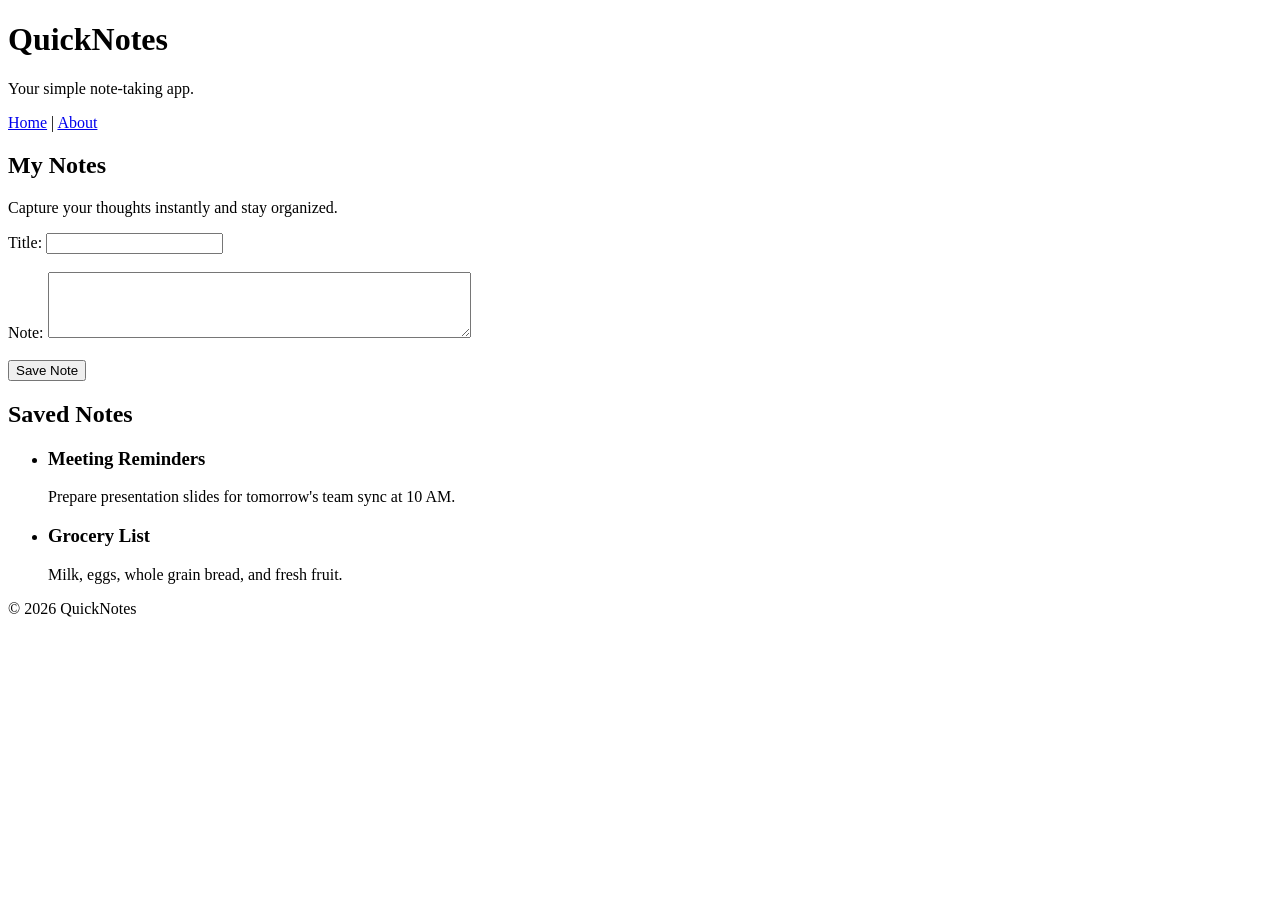
<file: day1/index.html>
<!DOCTYPE html>
<html lang="en">
<head>
    <meta charset="UTF-8">
    <meta name="viewport" content="width=device-width, initial-scale=1.0">
    <title>QuickNotes - Home</title>
</head>
<body>
    <header>
        <h1>QuickNotes</h1>
        <p>Your simple note-taking app.</p>
        <!-- Add this nav section to your existing lab header -->
        <nav>
            <a href="index.html">Home</a> | 
            <a href="about.html">About</a>
        </nav>
    </header>

    <main>
        <section>
            <h2>My Notes</h2>
            <p>Capture your thoughts instantly and stay organized.</p>
            <form>
                <div>
                    <label for="note-title">Title:</label>
                    <input type="text" id="note-title" name="title">
                </div>
                <br>
                <div>
                    <label for="note-content">Note:</label>
                    <textarea id="note-content" name="content" rows="4" cols="50"></textarea>
                </div>
                <br>
                <button type="submit">Save Note</button>
            </form>
        </section>

        <section>
            <h2>Saved Notes</h2>
            <ul>
                <li>
                    <h3>Meeting Reminders</h3>
                    <p>Prepare presentation slides for tomorrow's team sync at 10 AM.</p>
                </li>
                <li>
                    <h3>Grocery List</h3>
                    <p>Milk, eggs, whole grain bread, and fresh fruit.</p>
                </li>
            </ul>
        </section>
    </main>

    <footer>
        <p>&copy; 2026 QuickNotes</p>
    </footer>
</body>
</html>
</file>
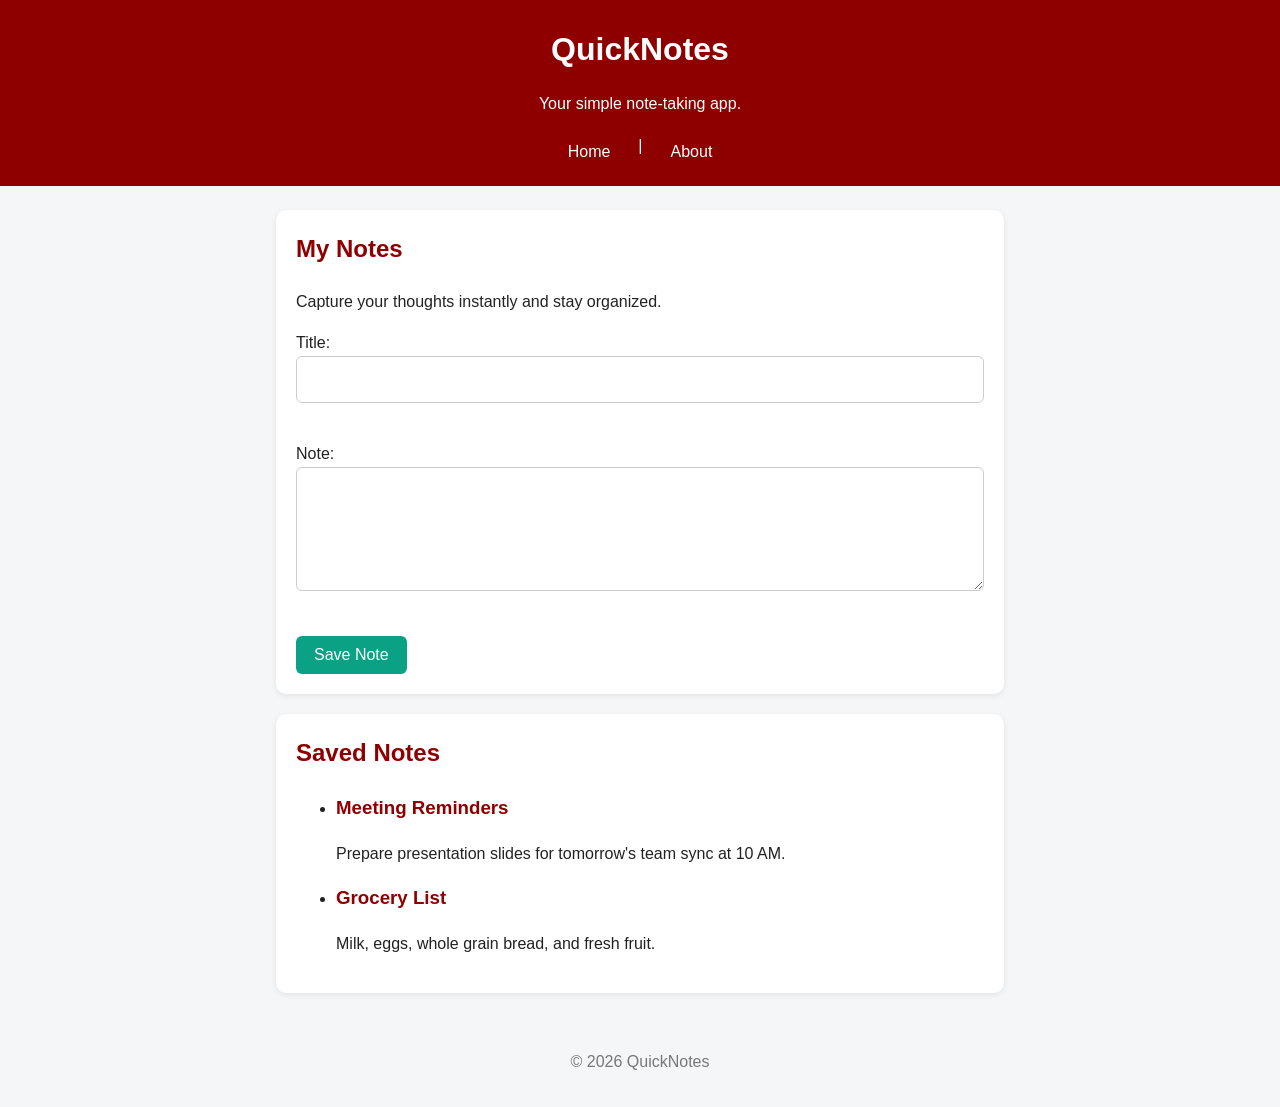
<file: day2/index.html>
<!DOCTYPE html>
<html lang="en">
<head>
    <meta charset="UTF-8">
    <meta name="viewport" content="width=device-width, initial-scale=1.0">
    <title>QuickNotes - Home</title>
    <link rel="stylesheet" href="style.css">
</head>
<body>
    <header>
        <h1>QuickNotes</h1>
        <p>Your simple note-taking app.</p>
        <nav>
            <a href="index.html">Home</a> | 
            <a href="about.html">About</a>
        </nav>
    </header>

    <main>
        <section>
            <h2>My Notes</h2>
            <p>Capture your thoughts instantly and stay organized.</p>
            <form>
                <div>
                    <label for="note-title">Title:</label>
                    <input type="text" id="note-title" name="title">
                </div>
                <br>
                <div>
                    <label for="note-content">Note:</label>
                    <textarea id="note-content" name="content" rows="4" cols="50"></textarea>
                </div>
                <br>
                <button type="submit">Save Note</button>
            </form>
        </section>

        <section>
            <h2>Saved Notes</h2>
            <ul>
                <li>
                    <h3>Meeting Reminders</h3>
                    <p>Prepare presentation slides for tomorrow's team sync at 10 AM.</p>
                </li>
                <li>
                    <h3>Grocery List</h3>
                    <p>Milk, eggs, whole grain bread, and fresh fruit.</p>
                </li>
            </ul>
        </section>
    </main>

    <footer>
        <p>&copy; 2026 QuickNotes</p>
    </footer>
</body>
</html>
</file>
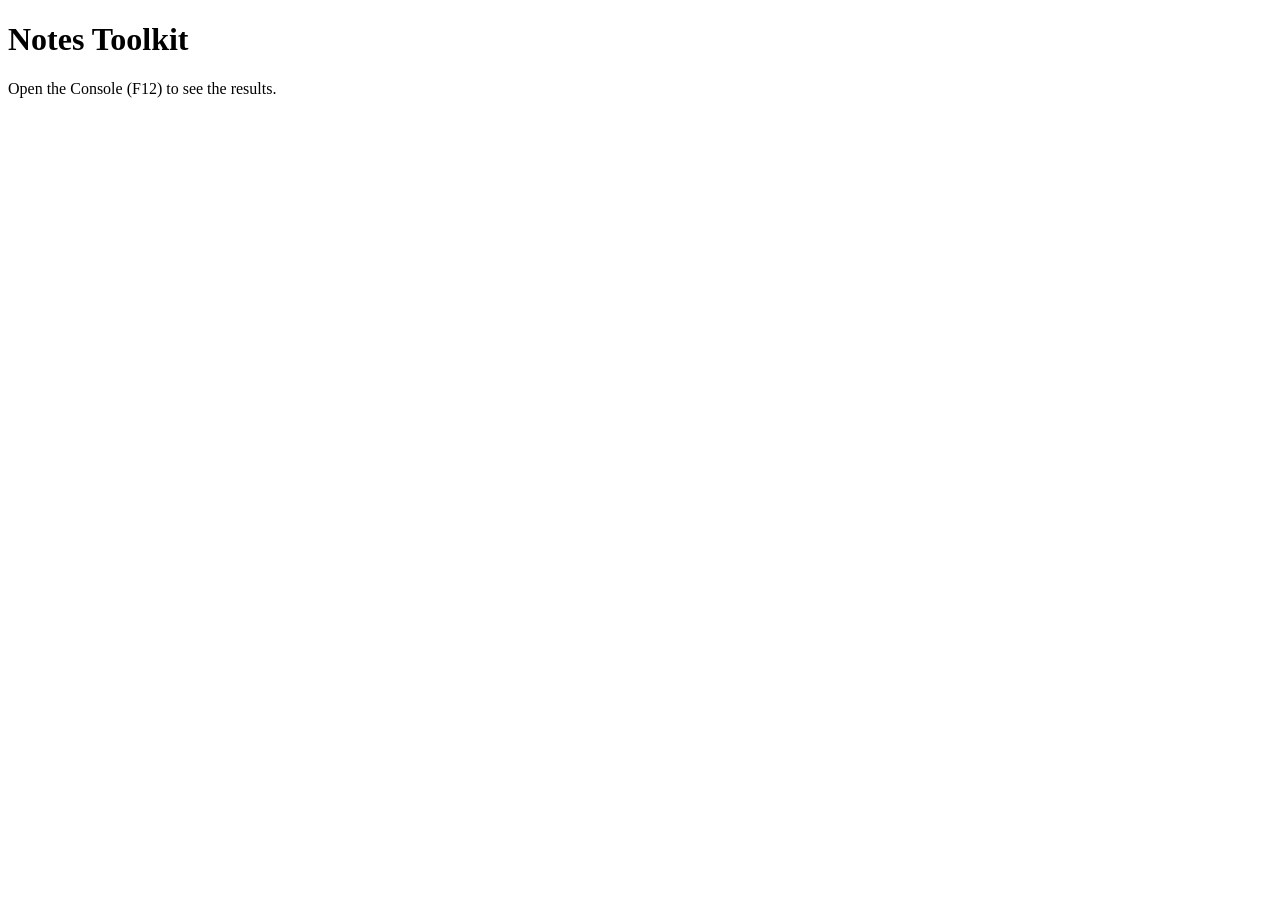
<file: day3/index.html>
<!DOCTYPE html>
<html lang="en">
  <head>
    <meta charset="UTF-8" />
    <title>Notes Toolkit</title>
    <script src="script.js" defer></script>
  </head>
  <body>
    <h1>Notes Toolkit</h1>
    <p>Open the Console (F12) to see the results.</p>
  </body>
</html>
</file>
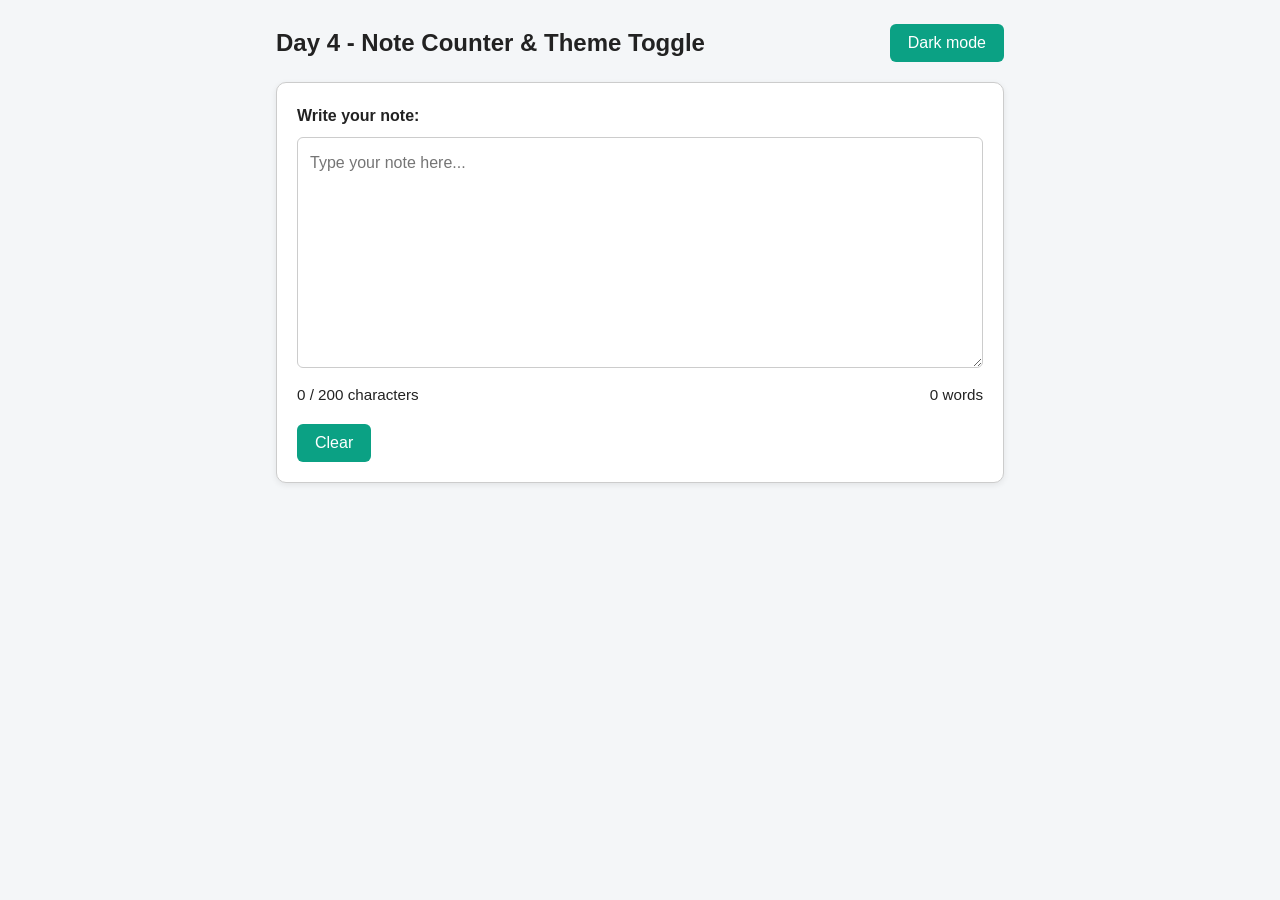
<file: day4/index.html>
<!DOCTYPE html>
<html lang="en">
<head>
    <meta charset="UTF-8">
    <meta name="viewport" content="width=device-width, initial-scale=1.0">
    <title>Day 4 - Live Character & Word Counter</title>
    <link rel="stylesheet" href="style.css">
    <script src="script.js" defer></script>
</head>
<body>
    <header>
        <h1>Day 4 - Note Counter & Theme Toggle</h1>
        <button id="theme-toggle" type="button">Dark mode</button>
    </header>

    <main>
        <div class="note-container">
            <label for="note-text">Write your note:</label>
            <textarea id="note-text" name="note-text" rows="8" placeholder="Type your note here..."></textarea>
            
            <div class="counter-container">
                <p id="char-count">0 / 200 characters</p>
                <p id="word-count">0 words</p>
            </div>

            <div class="button-container">
                <button id="clear-btn" type="button">Clear</button>
            </div>
        </div>
    </main>
</body>
</html>
</file>
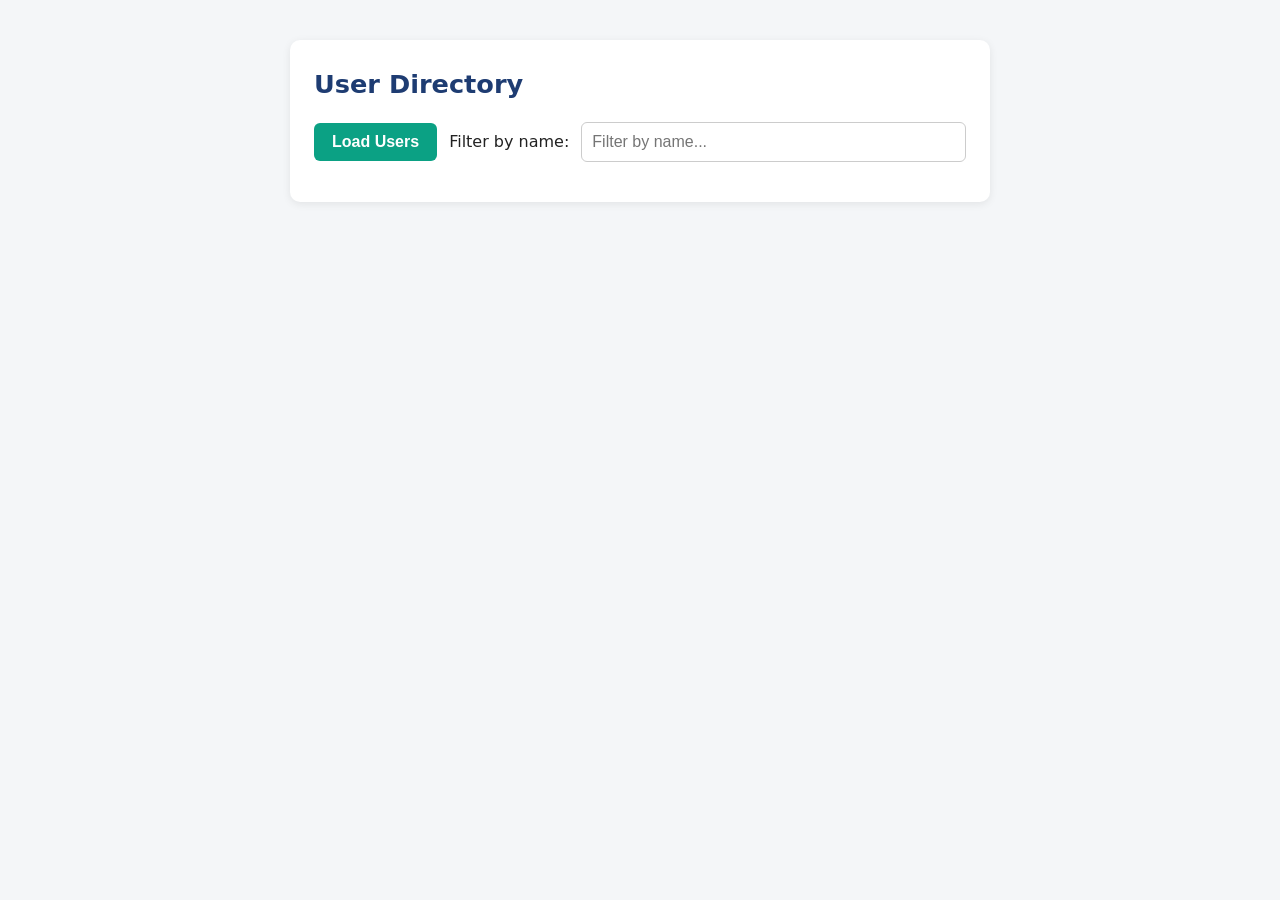
<file: day5/index.html>
<!DOCTYPE html>
<html lang="en">
<head>
    <meta charset="UTF-8">
    <meta name="viewport" content="width=device-width, initial-scale=1.0">
    <title>Day 5 - User Directory & API Design</title>
    <style>
        *, *::before, *::after {
            box-sizing: border-box;
        }
        body {
            font-family: system-ui, -apple-system, BlinkMacSystemFont, "Segoe UI", Roboto, sans-serif;
            background-color: #f4f6f8;
            color: #222222;
            margin: 0;
            padding: 20px;
            line-height: 1.6;
        }
        main {
            max-width: 700px;
            margin: 20px auto;
            background: #ffffff;
            padding: 24px;
            border-radius: 10px;
            box-shadow: 0 2px 8px rgba(0, 0, 0, 0.08);
        }
        h1 {
            margin-top: 0;
            color: #1e3c72;
            font-size: 1.6rem;
        }
        .controls {
            display: flex;
            flex-wrap: wrap;
            gap: 12px;
            align-items: center;
            margin-bottom: 16px;
        }
        button {
            background-color: #0ba184;
            color: #ffffff;
            border: none;
            padding: 10px 18px;
            border-radius: 6px;
            font-size: 1rem;
            font-weight: 600;
            cursor: pointer;
            transition: background-color 0.2s ease;
        }
        button:hover:not(:disabled) {
            background-color: #088a70;
        }
        button:disabled {
            background-color: #cccccc;
            cursor: not-allowed;
        }
        input[type="text"] {
            flex: 1;
            min-width: 200px;
            padding: 10px;
            border: 1px solid #ccc;
            border-radius: 6px;
            font-size: 1rem;
        }
        #status {
            font-weight: 600;
            color: #444444;
            margin: 12px 0;
        }
        ul#users-list {
            list-style: none;
            padding: 0;
            margin: 0;
        }
        ul#users-list li {
            background-color: #f8fafc;
            border: 1px solid #e2e8f0;
            border-radius: 8px;
            padding: 14px;
            margin-bottom: 10px;
        }
        .user-name {
            font-weight: 700;
            font-size: 1.1rem;
            color: #1e293b;
            margin-bottom: 4px;
        }
        .user-info {
            font-size: 0.95rem;
            color: #475569;
        }
    </style>
    <script src="users.js" defer></script>
</head>
<body>
    <main>
        <h1>User Directory</h1>
        <div class="controls">
            <button id="load-users" type="button">Load Users</button>
            <label for="filter-input">Filter by name:</label>
            <input type="text" id="filter-input" placeholder="Filter by name...">
        </div>

        <p id="status"></p>

        <ul id="users-list"></ul>
    </main>
</body>
</html>
</file>
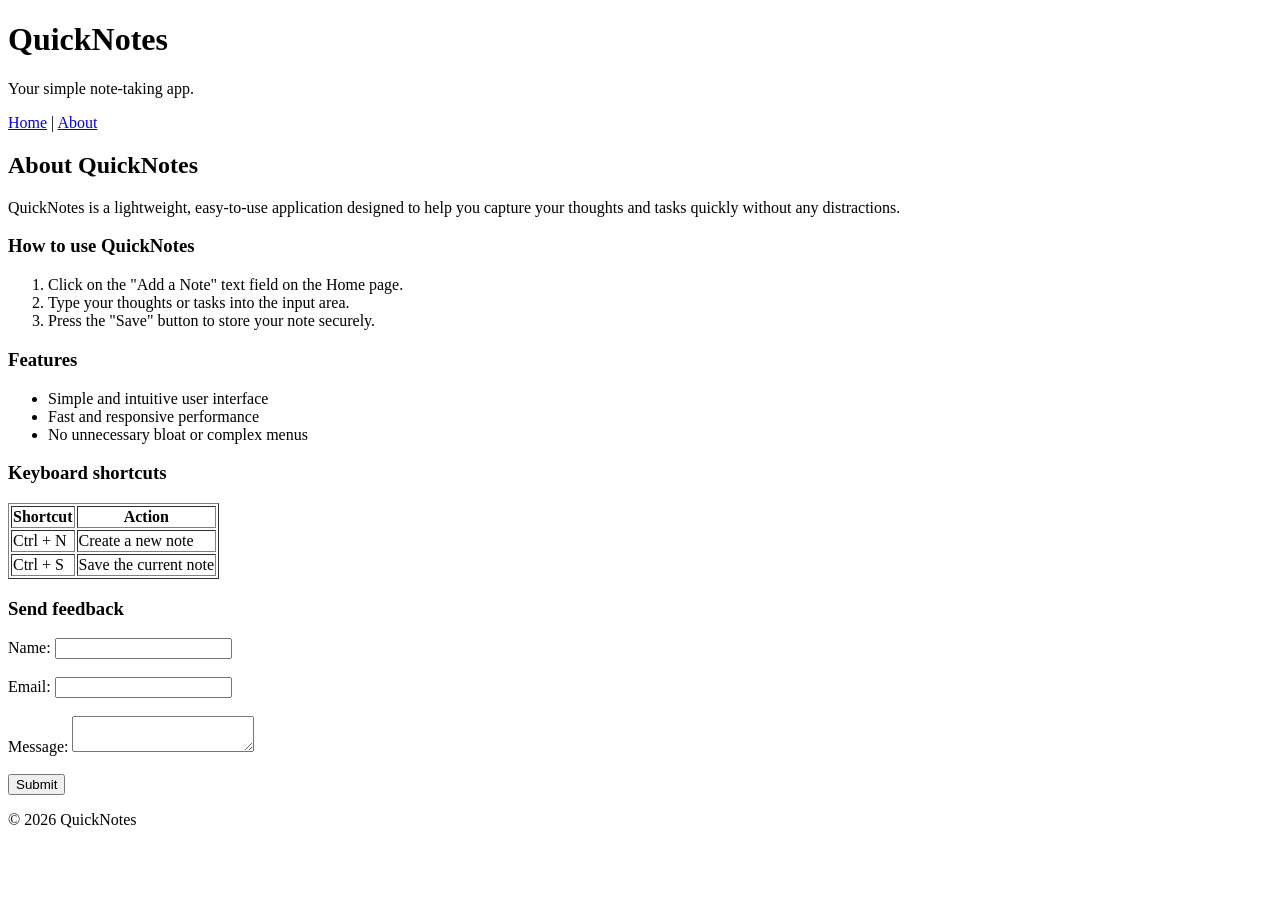
<file: day1/about.html>
<!DOCTYPE html>
<html lang="en">
<head>
    <meta charset="UTF-8">
    <meta name="viewport" content="width=device-width, initial-scale=1.0">
    <title>QuickNotes - About</title>
</head>
<body>
    <header>
        <h1>QuickNotes</h1>
        <p>Your simple note-taking app.</p>
        <nav>
            <a href="index.html">Home</a> | 
            <a href="about.html">About</a>
        </nav>
    </header>

    <main>
        <h2>About QuickNotes</h2>
        <p>QuickNotes is a lightweight, easy-to-use application designed to help you capture your thoughts and tasks quickly without any distractions.</p>

        <section>
            <h3>How to use QuickNotes</h3>
            <ol>
                <li>Click on the "Add a Note" text field on the Home page.</li>
                <li>Type your thoughts or tasks into the input area.</li>
                <li>Press the "Save" button to store your note securely.</li>
            </ol>
        </section>

        <section>
            <h3>Features</h3>
            <ul>
                <li>Simple and intuitive user interface</li>
                <li>Fast and responsive performance</li>
                <li>No unnecessary bloat or complex menus</li>
            </ul>
        </section>

        <section>
            <h3>Keyboard shortcuts</h3>
            <table border="1">
                <tr>
                    <th>Shortcut</th>
                    <th>Action</th>
                </tr>
                <tr>
                    <td>Ctrl + N</td>
                    <td>Create a new note</td>
                </tr>
                <tr>
                    <td>Ctrl + S</td>
                    <td>Save the current note</td>
                </tr>
            </table>
        </section>

        <section>
            <h3>Send feedback</h3>
            <form id="feedback-form">
                <div>
                    <label for="user-name">Name:</label>
                    <input type="text" id="user-name" name="name" required>
                </div>
                <br>
                <div>
                    <label for="user-email">Email:</label>
                    <input type="email" id="user-email" name="email" required>
                </div>
                <br>
                <div>
                    <label for="user-message">Message:</label>
                    <textarea id="user-message" name="message" required></textarea>
                </div>
                <br>
                <button type="submit">Submit</button>
            </form>
        </section>
    </main>

    <footer>
        <p>&copy; 2026 QuickNotes</p>
    </footer>
</body>
</html>
</file>
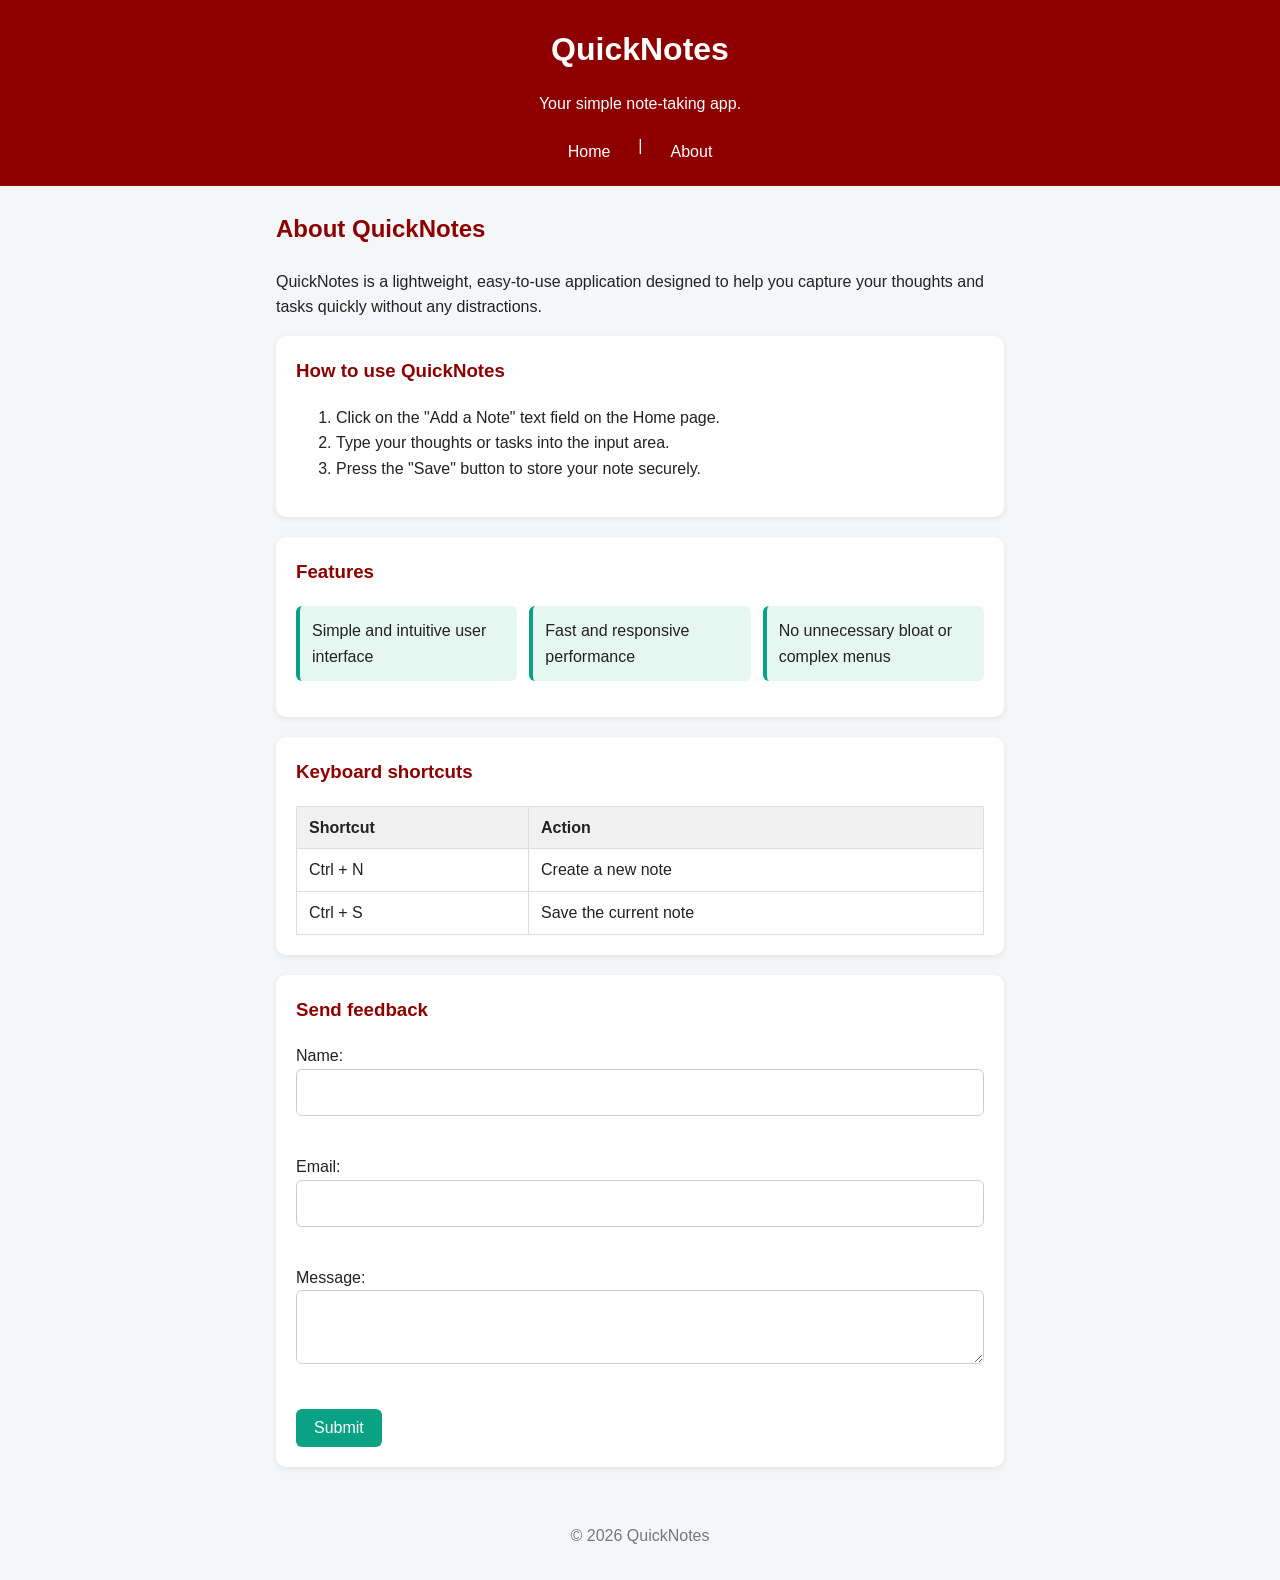
<file: day2/about.html>
<!DOCTYPE html>
<html lang="en">
<head>
    <meta charset="UTF-8">
    <meta name="viewport" content="width=device-width, initial-scale=1.0">
    <title>QuickNotes - About</title>
    <link rel="stylesheet" href="style.css">
</head>
<body>
    <header>
        <h1>QuickNotes</h1>
        <p>Your simple note-taking app.</p>
        <nav>
            <a href="index.html">Home</a> | 
            <a href="about.html">About</a>
        </nav>
    </header>

    <main>
        <h2>About QuickNotes</h2>
        <p>QuickNotes is a lightweight, easy-to-use application designed to help you capture your thoughts and tasks quickly without any distractions.</p>

        <section>
            <h3>How to use QuickNotes</h3>
            <ol>
                <li>Click on the "Add a Note" text field on the Home page.</li>
                <li>Type your thoughts or tasks into the input area.</li>
                <li>Press the "Save" button to store your note securely.</li>
            </ol>
        </section>

        <section>
            <h3>Features</h3>
            <ul class="features">
                <li>Simple and intuitive user interface</li>
                <li>Fast and responsive performance</li>
                <li>No unnecessary bloat or complex menus</li>
            </ul>
        </section>

        <section>
            <h3>Keyboard shortcuts</h3>
            <table border="1">
                <tr>
                    <th>Shortcut</th>
                    <th>Action</th>
                </tr>
                <tr>
                    <td>Ctrl + N</td>
                    <td>Create a new note</td>
                </tr>
                <tr>
                    <td>Ctrl + S</td>
                    <td>Save the current note</td>
                </tr>
            </table>
        </section>

        <section>
            <h3>Send feedback</h3>
            <form id="feedback-form">
                <div>
                    <label for="user-name">Name:</label>
                    <input type="text" id="user-name" name="name" required>
                </div>
                <br>
                <div>
                    <label for="user-email">Email:</label>
                    <input type="email" id="user-email" name="email" required>
                </div>
                <br>
                <div>
                    <label for="user-message">Message:</label>
                    <textarea id="user-message" name="message" required></textarea>
                </div>
                <br>
                <button type="submit">Submit</button>
            </form>
        </section>
    </main>

    <footer>
        <p>&copy; 2026 QuickNotes</p>
    </footer>
</body>
</html>
</file>
<file: day2/style.css>
/* 1. Reset and base styles */
*,
*::before,
*::after {
  box-sizing: border-box;
}
 
body {
  margin: 0;
  font-family: "Segoe UI", Arial, sans-serif;
  background-color: #f4f6f8;
  color: #222;
  line-height: 1.6;
}
 
/* 2. Header */
header {
  background-color: #8e0000;
  color: white;
  text-align: center;
  padding: 24px 16px 16px;
}
 
header h1 {
  margin: 0;
}
 
/* 3. Navigation with Flexbox */
nav {
  display: flex;
  justify-content: center;
  gap: 16px;
  margin-top: 12px;
}
 
nav a {
  color: white;
  text-decoration: none;
  padding: 6px 12px;
  border-radius: 6px;
  transition: background-color 0.2s ease;
}
 
nav a:hover {
  background-color: rgba(255, 255, 255, 0.2);
}
 
/* 4. Main content and section cards */
main {
  max-width: 760px;
  margin: 24px auto;
  padding: 0 16px;
}
 
section {
  background: white;
  padding: 20px;
  border-radius: 10px;
  margin-bottom: 20px;
  box-shadow: 0 2px 6px rgba(0, 0, 0, 0.08);
}
 
h2,
h3 {
  color: #8e0000;
  margin-top: 0;
}
 
/* 5. Features as a responsive grid of cards */
.features {
  list-style: none;
  padding: 0;
  display: grid;
  grid-template-columns: repeat(auto-fit, minmax(180px, 1fr));
  gap: 12px;
}
 
.features li {
  background-color: #e6f6f1;
  border-left: 4px solid #0ba184;
  padding: 12px;
  border-radius: 6px;
}
 
/* 6. Shortcuts table */
table {
  width: 100%;
  border-collapse: collapse; /* merge double borders into one */
}
 
th,
td {
  border: 1px solid #ddd;
  padding: 8px 12px;
  text-align: left;
}
 
th {
  background-color: #f0f0f0;
}
 
/* 7. Forms */
form {
  display: flex;
  flex-direction: column;
  gap: 6px;
}
 
input,
textarea {
  width: 100%;
  padding: 10px;
  border: 1px solid #ccc;
  border-radius: 6px;
  font: inherit; /* use the page font instead of the browser default */
}
 
input:focus,
textarea:focus {
  outline: 2px solid #0ba184;
  border-color: #0ba184;
}
 
button {
  align-self: flex-start;
  background-color: #0ba184;
  color: white;
  border: none;
  padding: 10px 18px;
  border-radius: 6px;
  font-size: 1rem;
  cursor: pointer;
  transition: background-color 0.2s ease, transform 0.2s ease;
}
 
button:hover {
  background-color: #088a70;
  transform: translateY(-2px);
}
 
/* 8. Footer */
footer {
  text-align: center;
  color: #777;
  padding: 16px;
}
 
/* 9. Small screens */
@media (max-width: 600px) {
  header {
    padding: 16px 12px 12px;
  }
 
  header h1 {
    font-size: 1.6rem;
  }
 
  section {
    padding: 16px;
  }
}
</file>
<file: day4/style.css>
/* Theme variables on :root */
:root {
    --bg-color: #f4f6f8;
    --text-color: #222222;
    --surface-color: #ffffff;
    --border-color: #cccccc;
    --primary-color: #0ba184;
    --primary-hover: #088a70;
}

/* Dark mode variable overrides */
body.dark {
    --bg-color: #1a1a1a;
    --text-color: #f0f0f0;
    --surface-color: #2a2a2a;
    --border-color: #444444;
    --primary-color: #14b8a6;
    --primary-hover: #0d9488;
}

*,
*::before,
*::after {
    box-sizing: border-box;
}

body {
    margin: 0;
    padding: 0;
    font-family: "Segoe UI", Arial, sans-serif;
    background-color: var(--bg-color);
    color: var(--text-color);
    line-height: 1.6;
    transition: background-color 0.3s ease, color 0.3s ease;
}

header {
    display: flex;
    justify-content: space-between;
    align-items: center;
    max-width: 760px;
    margin: 24px auto 0;
    padding: 0 16px;
}

header h1 {
    margin: 0;
    font-size: 1.5rem;
}

main {
    max-width: 760px;
    margin: 20px auto;
    padding: 0 16px;
}

.note-container {
    background-color: var(--surface-color);
    border: 1px solid var(--border-color);
    border-radius: 10px;
    padding: 20px;
    box-shadow: 0 2px 6px rgba(0, 0, 0, 0.08);
}

label {
    display: block;
    font-weight: 600;
    margin-bottom: 8px;
}

textarea {
    width: 100%;
    padding: 12px;
    background-color: var(--surface-color);
    color: var(--text-color);
    border: 1px solid var(--border-color);
    border-radius: 6px;
    font: inherit;
    resize: vertical;
    min-height: 150px;
    transition: border-color 0.2s ease, background-color 0.3s ease, color 0.3s ease;
}

textarea:focus {
    outline: 2px solid var(--primary-color);
    border-color: var(--primary-color);
}

.counter-container {
    display: flex;
    justify-content: space-between;
    align-items: center;
    margin-top: 8px;
    font-size: 0.95rem;
}

.counter-container p {
    margin: 0;
}

/* Character counter states */
.warning {
    color: orange;
}

.over {
    color: red;
    font-weight: bold;
}

.button-container {
    margin-top: 16px;
}

button {
    background-color: var(--primary-color);
    color: #ffffff;
    border: none;
    padding: 10px 18px;
    border-radius: 6px;
    font-size: 1rem;
    font-family: inherit;
    cursor: pointer;
    transition: background-color 0.2s ease, transform 0.2s ease;
}

button:hover {
    background-color: var(--primary-hover);
    transform: translateY(-1px);
}
</file>
